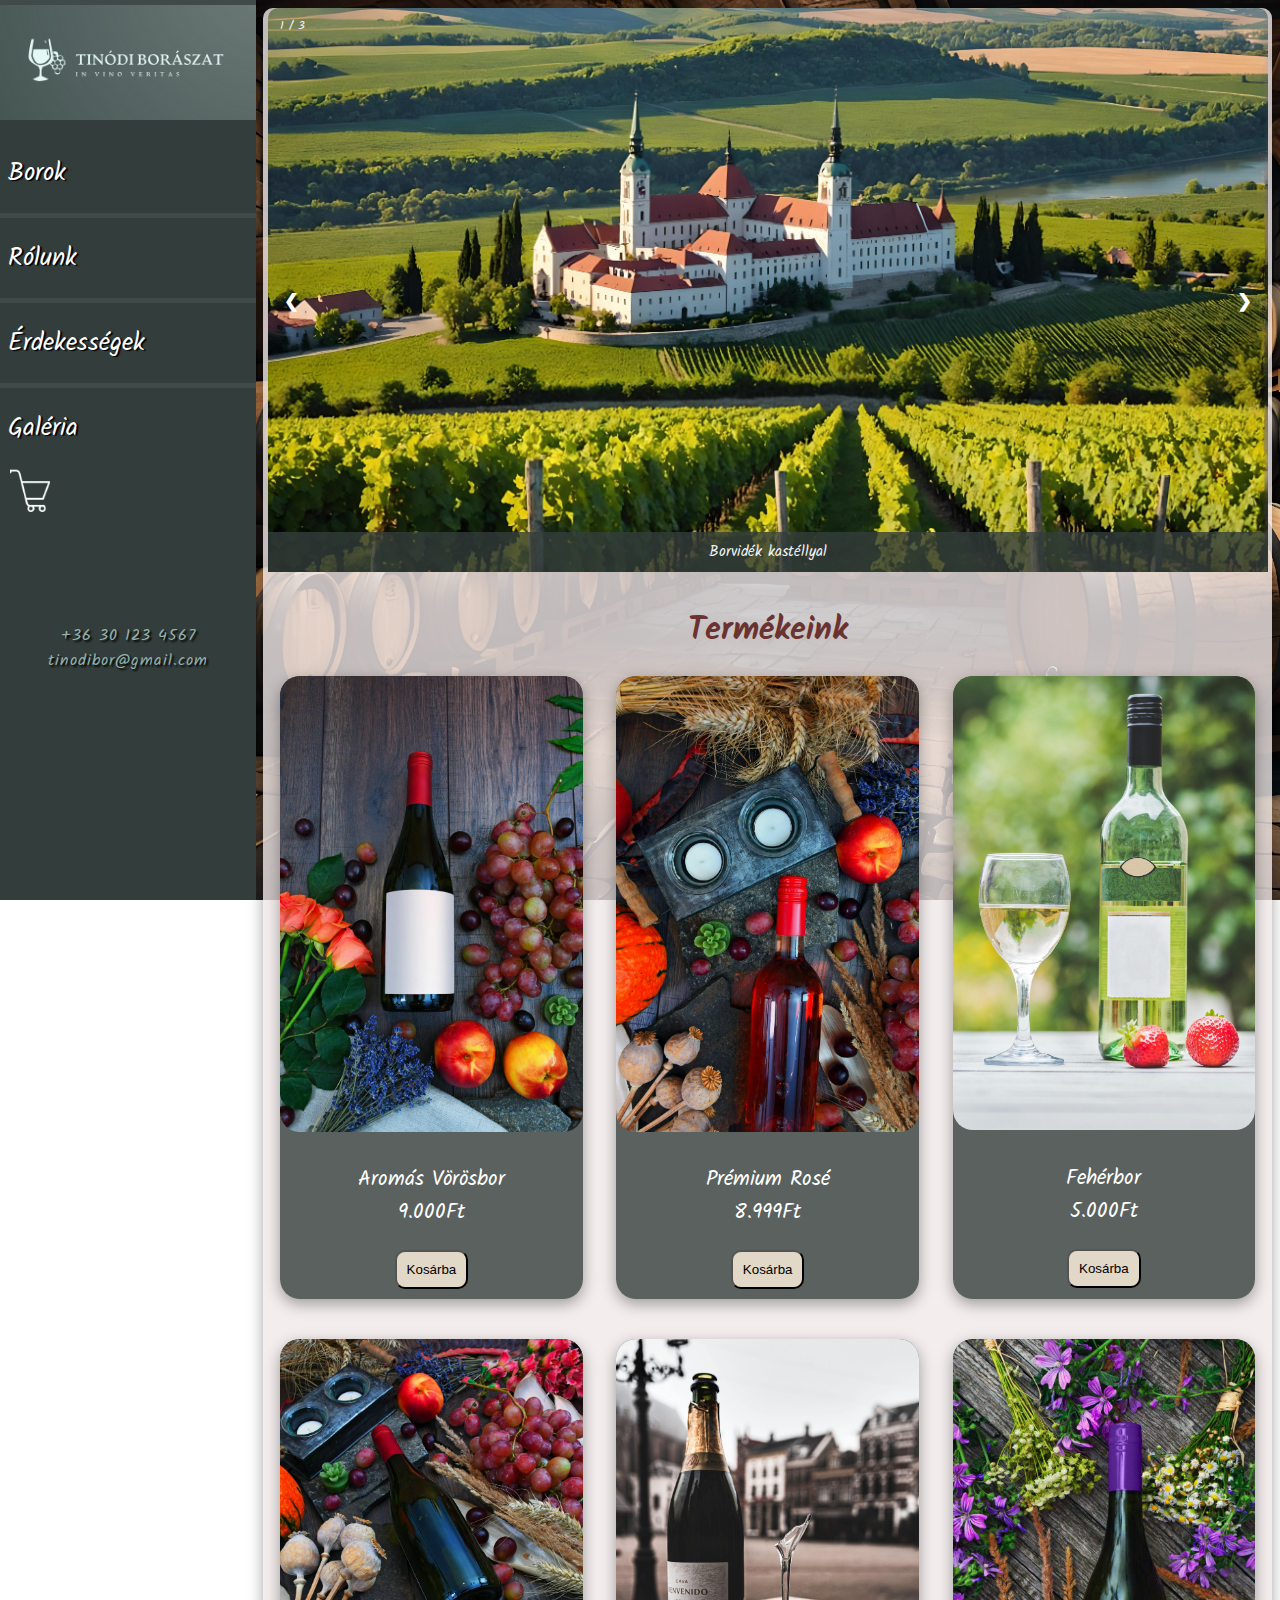
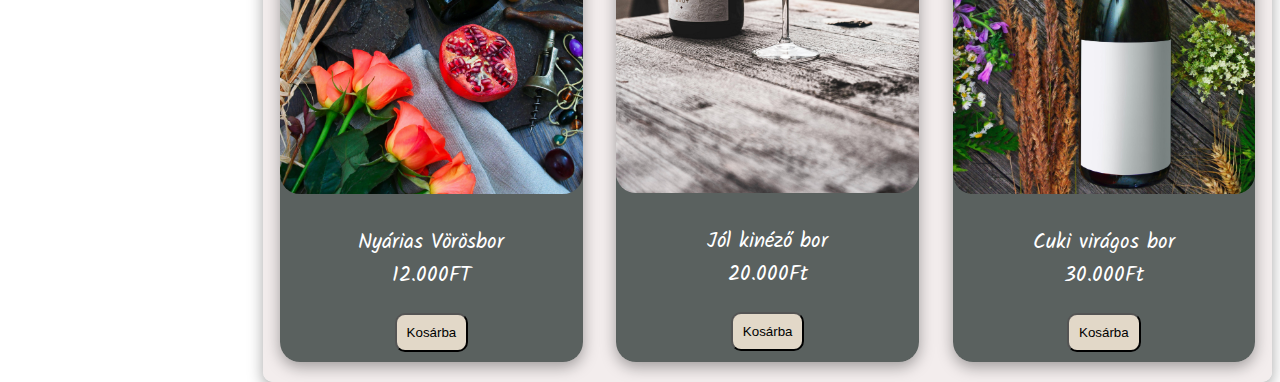
<file: index.html>
<!DOCTYPE html>
<html lang="hu">
<head>
    <meta charset="UTF-8">
    <meta http-equiv="X-UA-Compatible" content="IE=edge">
    <meta name="viewport" content="width=device-width, initial-scale=1.0">
    <title>Főoldal</title>
    <link rel="preconnect" href="https://fonts.googleapis.com">
    <link rel="preconnect" href="https://fonts.gstatic.com" crossorigin>
    <link href="https://fonts.googleapis.com/css2?family=Kalam:wght@300;400;700&display=swap" rel="stylesheet">
    <link rel="stylesheet" href="./HTML/Fo.css">
    <style>
      * {box-sizing:border-box}

.slideshow-container {
  max-width: 1000px;
  position: relative;
  margin: auto;
}

.mySlides {
  display: none;
}

.prev, .next {
  cursor: pointer;
  position: absolute;
  top: 50%;
  width: auto;
  margin-top: -22px;
  padding: 16px;
  color: white;
  font-weight: bold;
  font-size: 18px;
  transition: 0.6s ease;
  border-radius: 0 3px 3px 0;
  user-select: none;
}

.next {
  right: 0;
  border-radius: 3px 0 0 3px;
}

.prev:hover, .next:hover {
  background-color: rgba(0,0,0,0.8);
}

.szoveg {
  color: #f2f2f2;
  font-size: 15px;
  padding: 8px 12px;
  position: absolute;
  bottom: 8px;
  width: 100%;
  text-align: center;
}

.szamok {
  color: #f2f2f2;
  font-size: 12px;
  padding: 8px 12px;
  position: absolute;
  top: 0;
}

.active, .dot:hover {
  background-color: hsl(0, 0%, 44%);
}

.fade {
  animation-name: fade;
  animation-duration: 1.5s;
}

@keyframes fade {
  from {opacity: .4}
  to {opacity: 1}
}
h1{
  color: #6A332F;
}
.kartyak{
  width: 30%;
  margin: 20px auto;
  background-color: rgba(51, 61, 59,0.8);
  border-radius: 20px;
  box-shadow: rgba(0, 0, 0, 0.35) 0px 5px 15px;
}
.kartyak > img{
  border-radius: 20px;
  
}
#nyil:hover{
      transform: none;
      box-shadow: none;
    }
.termekek{
      text-align: center;
      display: flex;
      flex-direction: row;
      flex-wrap: wrap;
      color: white;
      font-size: 130%;
      
    }
    button{
      background-color: #E2D8C8;
      border-radius: 10px;
      padding: 10px;
      margin: 10px;
      margin-top: 0px;
    }
   #kosaracska{
       width: 50px;
      padding: 0px;
      border: none;
      padding-left: 10px;
      position: relative;
      display: inline-block;
   }
    #nyilacska{
      background-color: #333D3B;
      border: none;
      float: right;
      margin: 0 0 0 0;
      padding: 0;
      margin-right: 10px;
    }
    #nyil:hover{
      transform: none;
      box-shadow: none;
    }
    #kosaracska:hover{
      background-color: rgba(51, 61, 59, 1);
      transform: none;
      box-shadow: none;
    }
    #nyil{
      background-color: rgba(51, 61, 59, 0);
    }
    #nyilacska{
      background-color: rgba(51, 61, 59, 0);
    }
    @media only screen and (max-width: 1000px) {
      .kartyak{
        width: 48%;
      }
    }
    @media only screen and (max-width: 600px) {
      .kartyak{
        width: 90%;
      }
    }
    </style>
</head>
    <body>
       

        <div class="menu">
            <a href="./index.html" id="logokep"><img src="./kepek/logo.PNG" href="./index.html"></a>
            <button id="nyilacska" onclick="Menu()"><img src="./kepek/Arrow 3.png" alt="" id="nyil"></button>
          <div id="linkek">
            <a href="./HTML/borok.html" id="elso">Borok</a>
            <a href="./HTML/rolunk.html">Rólunk</a>
            <a href="./HTML/erdekessegek.html">Érdekességek</a>
            <a href="./HTML/galeria.html">Galéria</a>
          </div>
          <img src="./kepek/kosarikon.png" alt="" id="kosaracska">
          <div id="kosardiv">asdasdasdasdasdasdfsdhjgfsjdbgijkfgbjkhnsfdnbfjkgsdhfgad</div>
            <footer>
              +36 30 123 4567<br>
              tinodibor@gmail.com 
              
            </footer>
          </div>
          
          <div class="kontener">
            <div class="content">
              <div class="slideshow-container">

                
                <div class="mySlides fade">
                  <div class="szamok">1 / 3</div>
                  <img src="./kepek/Tajkep.jpg" id="slidekep">
                  <div class="szoveg">Borvidék kastéllyal</div>
                </div>
              
                <div class="mySlides fade">
                  <div class="szamok">2 / 3</div>
                  <img src="./kepek/Bor_KastelyHatterrel.jpg" id="slidekep">
                  <div class="szoveg">Prémium vörösborunk</div>
                </div>
              
                <div class="mySlides fade">
                  <div class="szamok">3 / 3</div>
                  <img src="./kepek/hatterKep2.jpg" id="slidekep">
                  <div class="szoveg">Borospincénk</div>
                </div>
              
                <a class="prev" onclick="plusSlides(-1)">&#10094;</a>
                <a class="next" onclick="plusSlides(1)">&#10095;</a>
              </div>
              <br>
              <h1 class="centerrr">Termékeink</h1>
              <div  class="termekek">
                
                <br>
                <div class="kartyak">
                  <img src="./Borok/Almasvoros.jpg" alt="">
                  <p>Aromás Vörösbor <br> 9.000Ft</p>
                  <button value="9000" onclick=Kosar(value)>Kosárba</button>
                </div>
                <div class="kartyak">
                  <img src="./Borok/Autumnrose.jpg" alt="">
                  <p>Prémium Rosé <br> 8.999Ft</p>
                  <button value="8999" onclick=Kosar(value)>Kosárba</button>
                </div>
                <div class="kartyak">
                  <img src="./Borok/Eperke.jpg" alt="">
                  <p>Fehérbor <br> 5.000Ft</p>
                  <button value="5000" onclick=Kosar(value)>Kosárba</button>
                </div>
                <div class="kartyak">
                  <img src="./Borok/Masvoros.jpg" alt="">
                  <p>Nyárias Vörösbor <br> 12.000FT</p>
                  <button value="12000" onclick=Kosar(value)>Kosárba</button>
                </div>
                <div class="kartyak">
                  <img src="./Borok/Jonezettki.jpg" alt="">
                  <p>Jól kinéző bor <br> 20.000Ft</p>
                  <button value="20000" onclick=Kosar(value)>Kosárba</button>
                </div>
                <div class="kartyak">
                  <img src="./Borok/Lila.jpg" alt="">
                  <p>Cuki virágos bor <br> 30.000Ft</p>
                  <button value="30000" onclick=Kosar(value)>Kosárba</button>
                </div>
              </div>
              
            </div>
          </div>
          <script>
            let tetelek = ""
            let feherborszamlalo = 1
            let aromasvbszamlalo = 1
            let roseszamlalo = 1
            let nyarivbszamlalo = 1
            let joborszamlalo = 1
            let viragosborszamlalo = 1
            let slideIndex = 1;
showSlides(slideIndex);


function plusSlides(n) {
  showSlides(slideIndex += n);
}


function currentSlide(n) {
  showSlides(slideIndex = n);
}

function showSlides(n) {
  let i;
  let slides = document.getElementsByClassName("mySlides");
  let dots = document.getElementsByClassName("dot");
  if (n > slides.length) {slideIndex = 1}
  if (n < 1) {slideIndex = slides.length}
  for (i = 0; i < slides.length; i++) {
    slides[i].style.display = "none";
  }
  for (i = 0; i < dots.length; i++) {
    dots[i].className = dots[i].className.replace(" active", "");
  }
  slides[slideIndex-1].style.display = "block";
}
function Menu() {
      let x = document.getElementById("linkek");
      let y = document.getElementById("nyil")
      if (x.style.display === "block") {
        x.style.display = "none";
        y.style.transform = 'rotate(' + -360 + 'deg)'
      } else {
        x.style.display = "block";
        y.style.transform = 'rotate(' + -180 + 'deg)'
      }
}
let osszeg = 0
function Kosar(ar){
      let elozoszoveg = ""
      let hozzaadando = ""
    let szamit = Number(ar)
    if(ar == 9000)
    {
    tetelek = tetelek+"Aromás vörösbor, "
    }
    else if(ar = 8999){
      hozzaadando = "Prémium Rosé, "+roseszamlalo+"x"
      if(tetelek.includes(hozzaadando)){
       elozoszoveg = hozzaadando
        roseszamlalo+= 1
        hozzaadando = "Prémium Rosé, "+roseszamlalo+"x"
        tetelek.replace(elozoszoveg, hozzaadando)
      }
      else{
        hozzaadando = "Fehérbor, "+feherborszamlalo+"x"
        tetelek += hozzaadando
      }
    }
    else if(ar == 5000){
      hozzaadando = "Fehérbor, "+feherborszamlalo+"x"
      if(tetelek.includes(hozzaadando)){
       elozoszoveg = hozzaadando
        feherborszamlalo+= 1
        hozzaadando = "Fehérbor, "+feherborszamlalo+"x"
        tetelek.replace(elozoszoveg, hozzaadando)
      }
      else{
        hozzaadando = "Fehérbor, "+feherborszamlalo+"x"
        tetelek += hozzaadando
      }
    }
    else if(ar == 12000){
      tetelek = tetelek+"Aromás vörösbor, "
    }
    else if(ar == 20000){
      tetelek = tetelek+"Aromás vörösbor, "
    }
    else if(ar == 30000){
      tetelek = tetelek+"Aromás vörösbor, "
    }
    osszeg += szamit
    alert("Összesen fizetendő: "+ osszeg+"\n"+tetelek)
}
          </script>
    </body>
</html>
</file>
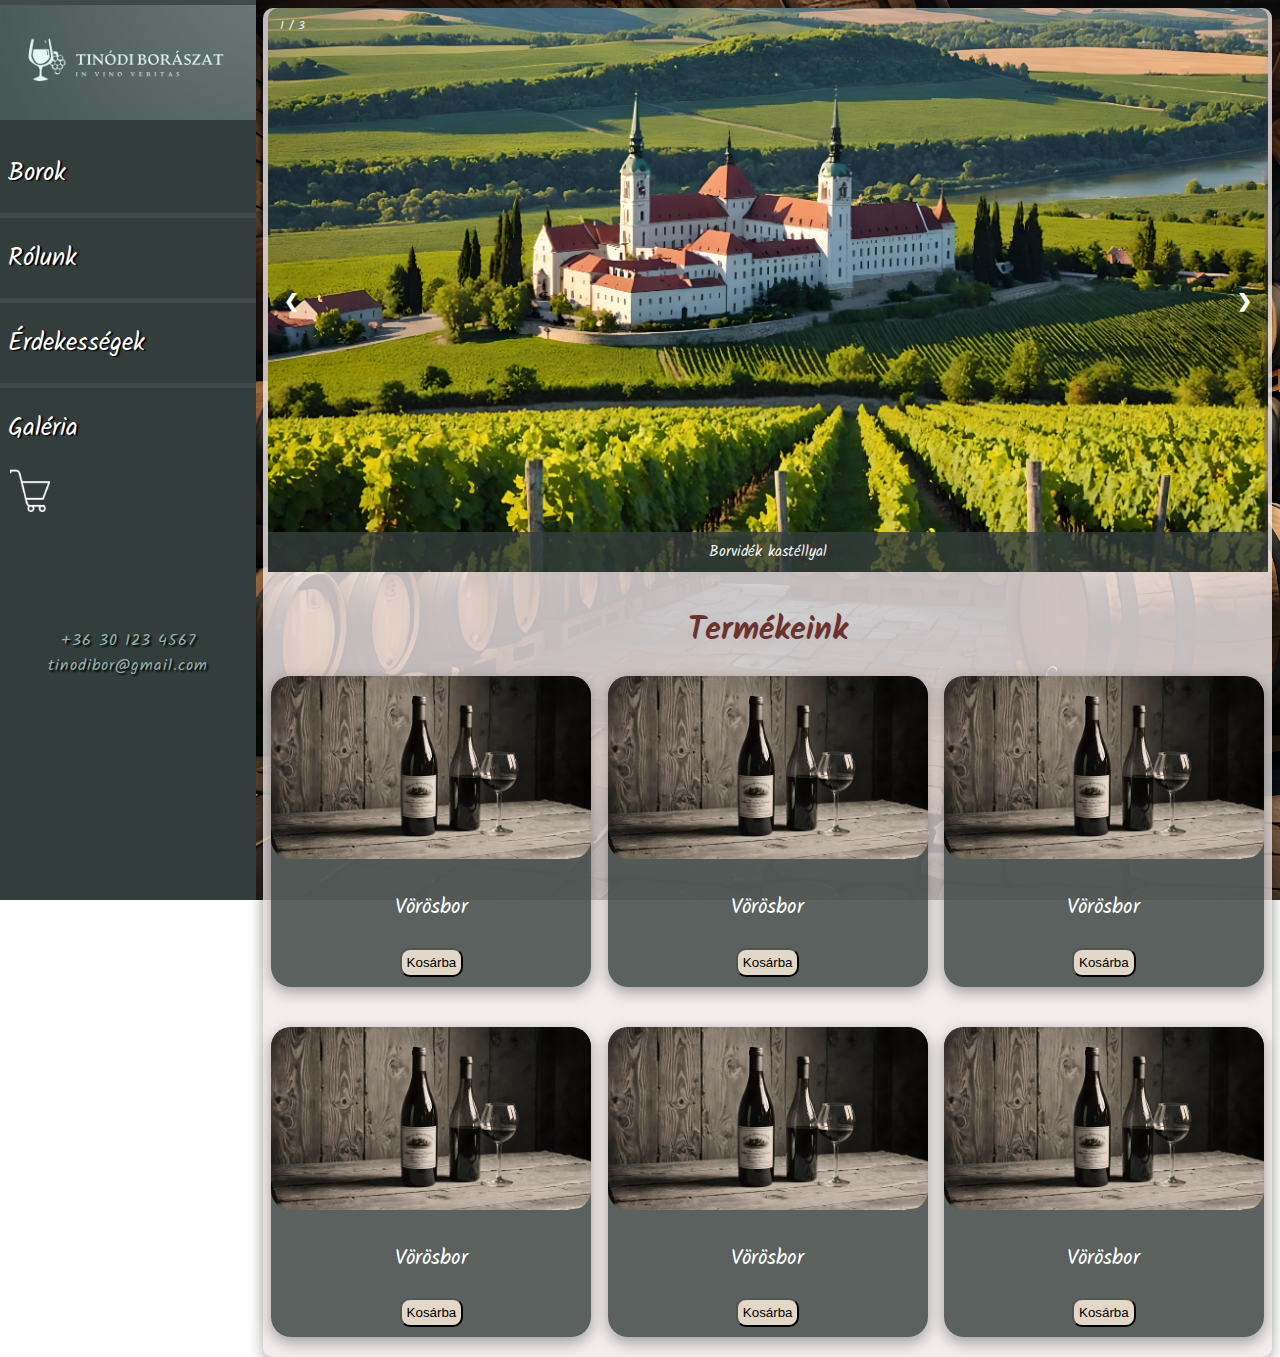
<file: HTML/index.html>
<!DOCTYPE html>
<html lang="hu">
<head>
    <meta charset="UTF-8">
    <meta http-equiv="X-UA-Compatible" content="IE=edge">
    <meta name="viewport" content="width=device-width, initial-scale=1.0">
    <title>Főoldal</title>
    <link rel="preconnect" href="https://fonts.googleapis.com">
    <link rel="preconnect" href="https://fonts.gstatic.com" crossorigin>
    <link href="https://fonts.googleapis.com/css2?family=Kalam:wght@300;400;700&display=swap" rel="stylesheet">
    <link rel="stylesheet" href="Fo.css">
    <style>
      * {box-sizing:border-box}

.slideshow-container {
  max-width: 1000px;
  position: relative;
  margin: auto;
}

.mySlides {
  display: none;
}

.prev, .next {
  cursor: pointer;
  position: absolute;
  top: 50%;
  width: auto;
  margin-top: -22px;
  padding: 16px;
  color: white;
  font-weight: bold;
  font-size: 18px;
  transition: 0.6s ease;
  border-radius: 0 3px 3px 0;
  user-select: none;
}

.next {
  right: 0;
  border-radius: 3px 0 0 3px;
}

.prev:hover, .next:hover {
  background-color: rgba(0,0,0,0.8);
}

.szoveg {
  color: #f2f2f2;
  font-size: 15px;
  padding: 8px 12px;
  position: absolute;
  bottom: 8px;
  width: 100%;
  text-align: center;
}

.szamok {
  color: #f2f2f2;
  font-size: 12px;
  padding: 8px 12px;
  position: absolute;
  top: 0;
}

.active, .dot:hover {
  background-color: hsl(0, 0%, 44%);
}

.fade {
  animation-name: fade;
  animation-duration: 1.5s;
}

@keyframes fade {
  from {opacity: .4}
  to {opacity: 1}
}
h1{
  color: #6A332F;
}
.kartyak{
  width: 320px;
  margin: 20px auto;
  background-color: rgba(51, 61, 59,0.8);
  border-radius: 20px;
  box-shadow: rgba(0, 0, 0, 0.35) 0px 5px 15px;
}
.kartyak > img{
  border-radius: 20px;
  
}
#nyil:hover{
      transform: none;
      box-shadow: none;
    }
.termekek{
      text-align: center;
      display: flex;
      flex-direction: row;
      flex-wrap: wrap;
      color: white;
      font-size: 130%;
      
    }
    button{
      background-color: #E2D8C8;
      border-radius: 10px;
      padding: 5px;
      margin: 10px;
      margin-top: 0px;
    }
    #kosarkep{
      width: 50px;
      padding: 0px;
      border: none;
      padding-left: 10px;
    }
    #kosarkep:hover{
      background-color: #333D3B;
      transform: none;
      box-shadow: none;
    }
    #nyilacska{
      background-color: #333D3B;
      border: none;
      float: right;
      margin: 0 0 0 0;
      padding: 0;
      margin-right: 10px;
    }
    #nyil:hover{
      transform: none;
      box-shadow: none;
    }
    #kosaracska:hover{
      background-color: rgba(51, 61, 59, 1);
      transform: none;
      box-shadow: none;
    }
    #nyil{
      background-color: rgba(51, 61, 59, 0);
    }
    #nyilacska{
      background-color: rgba(51, 61, 59, 0);
    }
    
    </style>
</head>
    <body>
       

        <div class="menu">
            <a href="index.html" id="logokep"><img src="../kepek/logo.PNG" href="index.html"></a>
            <button id="nyilacska" onclick="Menu()"><img src="../kepek/Arrow 3.png" alt="" id="nyil"></button>
          <div id="linkek">
            <a href="borok.html" id="elso">Borok</a>
            <a href="rolunk.html">Rólunk</a>
            <a href="erdekessegek.html">Érdekességek</a>
            <a href="galeria.html">Galéria</a>
          </div>
          <a href="kosar.html" id="kosarkep"><img src="../kepek/kosarikon.png" alt="" id="kosaracska"></a>
            <footer>
              +36 30 123 4567<br>
              tinodibor@gmail.com 
              
            </footer>
          </div>
          
          <div class="kontener">
            <div class="content">
              <div class="slideshow-container">

                
                <div class="mySlides fade">
                  <div class="szamok">1 / 3</div>
                  <img src="../kepek/Tajkep.jpg" id="slidekep">
                  <div class="szoveg">Borvidék kastéllyal</div>
                </div>
              
                <div class="mySlides fade">
                  <div class="szamok">2 / 3</div>
                  <img src="../kepek/Bor_KastelyHatterrel.jpg" id="slidekep">
                  <div class="szoveg">Prémium vörösborunk</div>
                </div>
              
                <div class="mySlides fade">
                  <div class="szamok">3 / 3</div>
                  <img src="../kepek/hatterKep2.jpg" id="slidekep">
                  <div class="szoveg">Borospincénk</div>
                </div>
              
                <a class="prev" onclick="plusSlides(-1)">&#10094;</a>
                <a class="next" onclick="plusSlides(1)">&#10095;</a>
              </div>
              <br>
              <h1 class="centerrr">Termékeink</h1>
              <div  class="termekek">
                
                <br>
                <div class="kartyak">
                  <img src="../kepek/Bor1904.jpg" alt="">
                  <p>Vörösbor</p>
                  <button onclick=Kosar()>Kosárba</button>
                </div>
                <div class="kartyak">
                  <img src="../kepek/Bor1904.jpg" alt="">
                  <p>Vörösbor</p>
                  <button onclick=Kosar()>Kosárba</button>
                </div>
                <div class="kartyak">
                  <img src="../kepek/Bor1904.jpg" alt="">
                  <p>Vörösbor</p>
                  <button onclick=Kosar()>Kosárba</button>
                </div>
                <div class="kartyak">
                  <img src="../kepek/Bor1904.jpg" alt="">
                  <p>Vörösbor</p>
                  <button onclick=Kosar()>Kosárba</button>
                </div>
                <div class="kartyak">
                  <img src="../kepek/Bor1904.jpg" alt="">
                  <p>Vörösbor</p>
                  <button onclick=Kosar()>Kosárba</button>
                </div>
                <div class="kartyak">
                  <img src="../kepek/Bor1904.jpg" alt="">
                  <p>Vörösbor</p>
                  <button onclick=Kosar()>Kosárba</button>
                </div>
              </div>
              
            </div>
          </div>
          <script>
            let slideIndex = 1;
showSlides(slideIndex);


function plusSlides(n) {
  showSlides(slideIndex += n);
}


function currentSlide(n) {
  showSlides(slideIndex = n);
}

function showSlides(n) {
  let i;
  let slides = document.getElementsByClassName("mySlides");
  let dots = document.getElementsByClassName("dot");
  if (n > slides.length) {slideIndex = 1}
  if (n < 1) {slideIndex = slides.length}
  for (i = 0; i < slides.length; i++) {
    slides[i].style.display = "none";
  }
  for (i = 0; i < dots.length; i++) {
    dots[i].className = dots[i].className.replace(" active", "");
  }
  slides[slideIndex-1].style.display = "block";
}
function Menu() {
      let x = document.getElementById("linkek");
      let y = document.getElementById("nyil")
      if (x.style.display === "block") {
        x.style.display = "none";
        y.style.transform = 'rotate(' + -360 + 'deg)'
      } else {
        x.style.display = "block";
        y.style.transform = 'rotate(' + -180 + 'deg)'
      }
}
          </script>
    </body>
</html>
</file>
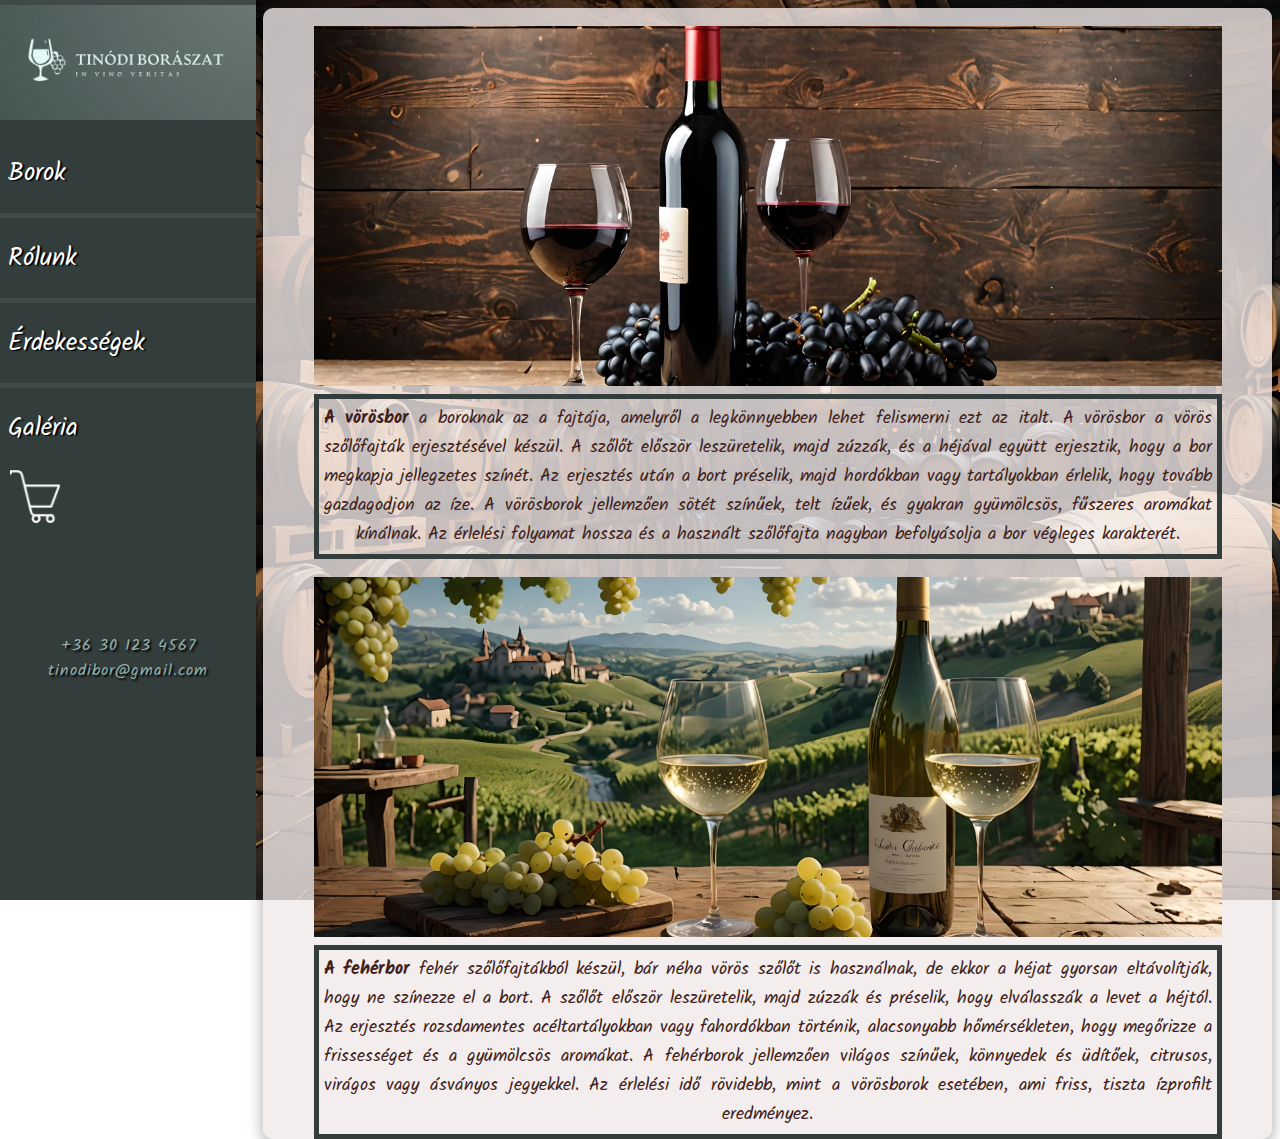
<file: HTML/borok.html>
<!DOCTYPE html>
<html lang="hu">
<head>
    <meta charset="UTF-8">
    <meta http-equiv="X-UA-Compatible" content="IE=edge">
    <meta name="viewport" content="width=device-width, initial-scale=1.0">
    <link rel="stylesheet" href="Fo.css">
    <link rel="preconnect" href="https://fonts.googleapis.com">
    <link rel="preconnect" href="https://fonts.gstatic.com" crossorigin>
    <link href="https://fonts.googleapis.com/css2?family=Kalam:wght@300;400;700&display=swap" rel="stylesheet">
    <title>Borok</title>
    <style>
      #kosaracska{
      width: 50px;
      padding: 0px;
      border: none;
      padding-left: 10px;
    }
    #kosarkep:hover{
      background-color: #333D3B;
      transform: none;
      box-shadow: none;
    }
    #kosaracska:hover{
      background-color: rgba(51, 61, 59, 1);
      transform: none;
      box-shadow: none;
    }

    #nyilacska{
      background-color: #333D3B;
      border: none;
      float: right;
      margin: 0 0 0 0;
      padding: 0;
      margin-right: 10px;
    }

    #nyil{
      transform: none;
      box-shadow: none;

    }
    #nyil:hover{
      transform: none;
      box-shadow: none;
    }

      .kepek{
        margin-left: 2vh;
        margin-right: 2vh;
        margin-top: 2vh;
        width: 90%;
        height: max-content;
        overflow: hidden;
        
        
      }

      .kepek >img{
        transition: 0.4s ease-out;
        position: relative;
        height: 40vh;
        width: 100%;
        min-width: 100%;
        object-fit:cover;
      }
      

      .kepek >img:hover{
        filter:invert(10%) ;
        transform: none;
      }

      .kepalairas{
        padding: 5px;
        text-align: justify;
        text-align-last: center;
        font-family: "Kalam", cursive;
        color:rgb(65, 31, 28);
        font-size: 18px;
        border: 5px solid #333D3B;
      }

      .kepdiv{
        display: flex;
        flex-direction: column;
        align-items: center;
        justify-content: space-around;
      }


      .szurke{
        filter: grayscale(100%);
      }

      #Imrebacsi{
        filter: grayscale(100%);
        transition: 0.4s;
      }

      #Imrebacsi:hover{
        filter: grayscale(40%);
      }
      #nyil{
      background-color: rgba(51, 61, 59, 0);
    }
    #nyilacska{
      background-color: rgba(51, 61, 59, 0);
    }
    </style>
</head>
<body>
  <div class="menu">
    <a href="../index.html" id="logokep"><img src="../kepek/logo.PNG" href="../index.html"></a>
    <button id="nyilacska" onclick="Menu()"><img src="../kepek/Arrow 3.png" alt="" id="nyil"></button>
          <div id="linkek">
    <a href="borok.html" id="elso">Borok</a>
    <a href="rolunk.html">Rólunk</a>
    <a href="erdekessegek.html">Érdekességek</a>
    <a href="galeria.html">Galéria</a>
          </div>
  <img src="../kepek/kosarikon.png" alt="" id="kosaracska">
    <footer>
      +36 30 123 4567<br>
      tinodibor@gmail.com 
      
    </footer>
  </div>
      
      <div class="kontener">
        <div class="content">
          
          <div class="kepdiv">
            <div class="kepek">
              <img src="../kepek/VorosBor.jpg" alt="Szőlő tálban">
              <div class="kepalairas"><b>A vörösbor</b> a boroknak az a fajtája, amelyről a legkönnyebben lehet felismerni ezt az italt. A vörösbor a vörös szőlőfajták erjesztésével készül. A szőlőt először leszüretelik, majd zúzzák, és a héjával együtt erjesztik, hogy a bor megkapja jellegzetes színét. Az erjesztés után a bort préselik, majd hordókban vagy tartályokban érlelik, hogy tovább gazdagodjon az íze. A vörösborok jellemzően sötét színűek, telt ízűek, és gyakran gyümölcsös, fűszeres aromákat kínálnak. Az érlelési folyamat hossza és a használt szőlőfajta nagyban befolyásolja a bor végleges karakterét.</div>
            </div>

            <div class="kepek">
              <img src="../kepek/FeherBor.jpg" alt="Szőlő tálban">
              <div class="kepalairas"><b>A fehérbor</b> fehér szőlőfajtákból készül, bár néha vörös szőlőt is használnak, de ekkor a héjat gyorsan eltávolítják, hogy ne színezze el a bort. A szőlőt először leszüretelik, majd zúzzák és préselik, hogy elválasszák a levet a héjtól. Az erjesztés rozsdamentes acéltartályokban vagy fahordókban történik, alacsonyabb hőmérsékleten, hogy megőrizze a frissességet és a gyümölcsös aromákat. A fehérborok jellemzően világos színűek, könnyedek és üdítőek, citrusos, virágos vagy ásványos jegyekkel. Az érlelési idő rövidebb, mint a vörösborok esetében, ami friss, tiszta ízprofilt eredményez.</div>
              </div>

          </div>
          </div>

        </div>
      </div>
      <script>
        function Menu() {
          let x = document.getElementById("linkek");
          let y = document.getElementById("nyil")
          if (x.style.display === "block") {
            x.style.display = "none";
            y.style.transform = 'rotate(' + -360 + 'deg)'
        } else {
            x.style.display = "block";
            y.style.transform = 'rotate(' + -180 + 'deg)'
          }
        }
      </script>
</body>
</html>
</file>
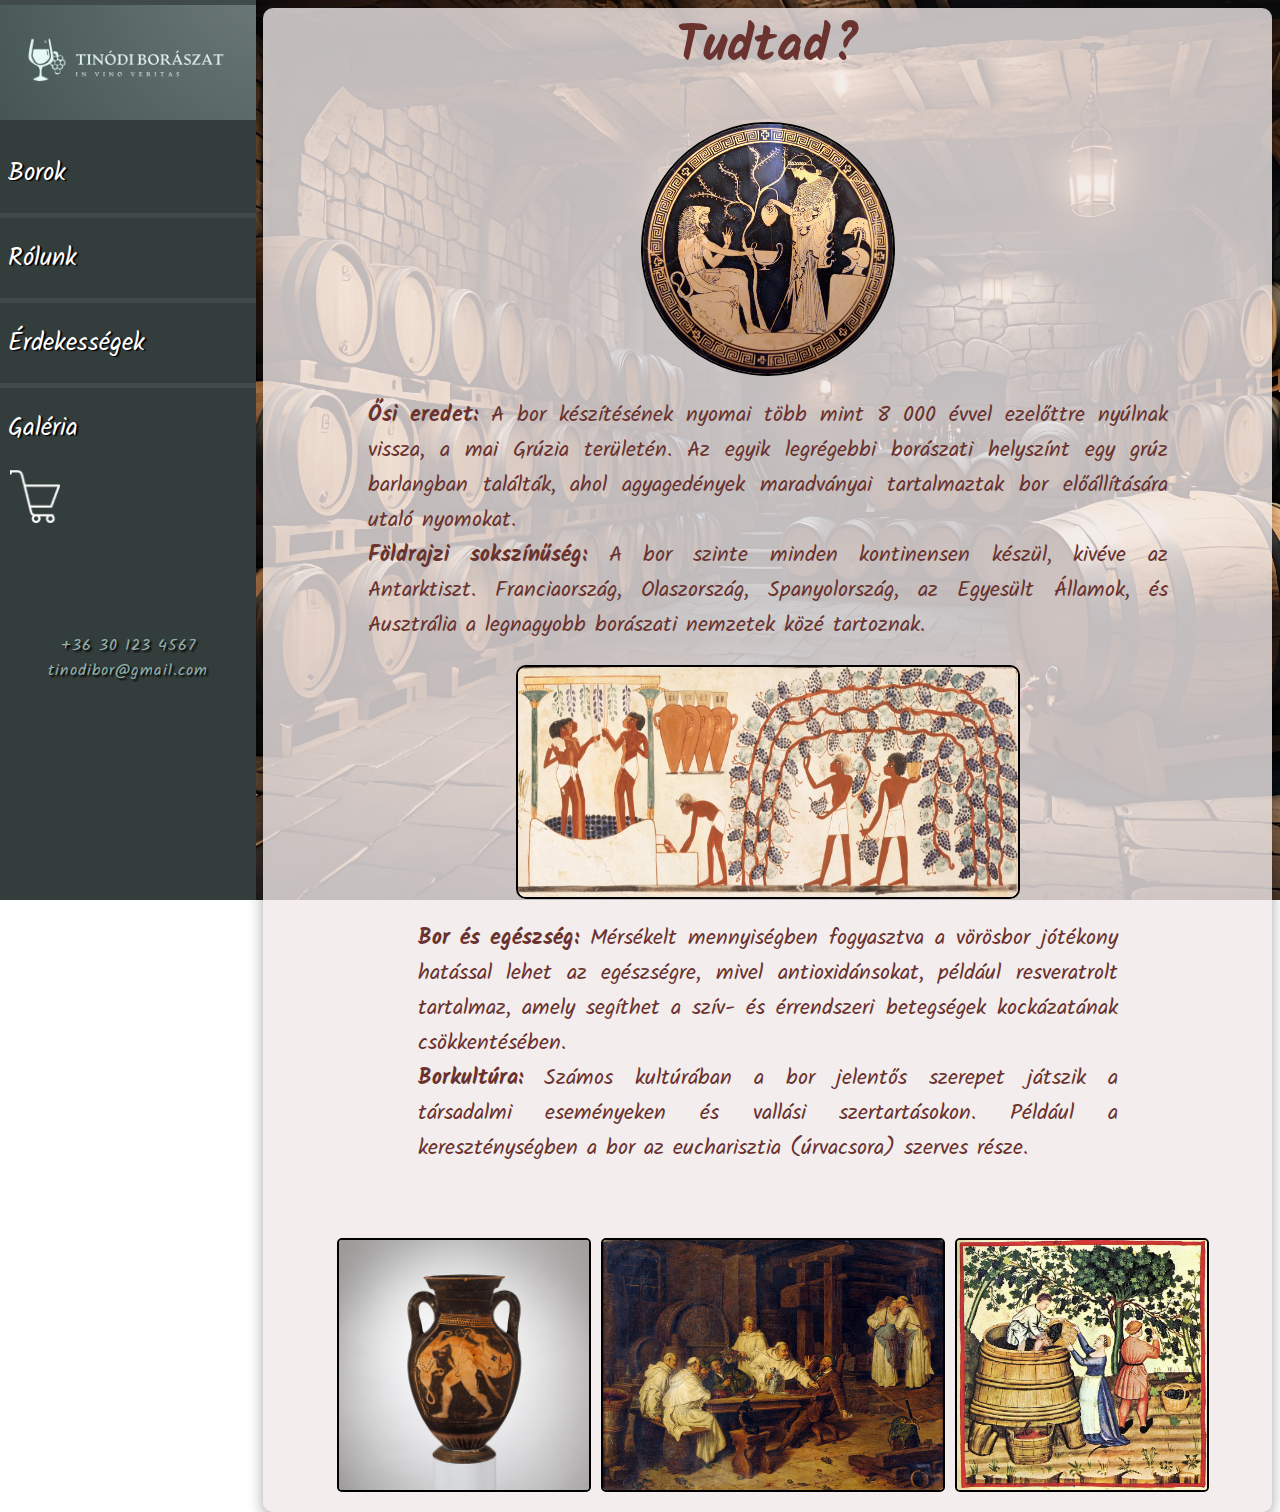
<file: HTML/erdekessegek.html>
<!DOCTYPE html>
<html lang="hu">
<head>
    <meta charset="UTF-8">
    <meta http-equiv="X-UA-Compatible" content="IE=edge">
    <meta name="viewport" content="width=device-width, initial-scale=1.0">
    <title>Érdekességek</title>
    <link rel="stylesheet" href="Fo.css">
    <link rel="preconnect" href="https://fonts.googleapis.com">
    <link rel="preconnect" href="https://fonts.gstatic.com" crossorigin>
    <link href="https://fonts.googleapis.com/css2?family=Kalam:wght@300;400;700&display=swap" rel="stylesheet">
    <style>
      #kosaracska{
      width: 50px;
      padding: 0px;
      border: none;
      padding-left: 10px;
    }
    #nyil{
      background-color: rgba(51, 61, 59, 0);
    }
    #nyilacska{
      background-color: rgba(51, 61, 59, 0);
    }
    #kosarkep:hover{
      background-color: #333D3B;
      transform: none;
      box-shadow: none;
    }
    #nyilacska{
      border: none;
      float: right;
      margin: 0 0 0 0;
      padding: 0;
      margin-right: 10px;
    }
    #nyil:hover{
      transform: none;
      box-shadow: none;
    }
    #kosaracska:hover{
      background-color: rgba(51, 61, 59, 1);
      transform: none;
      box-shadow: none;
    }
    h1{
      margin-top: 0px;
    }
        p{font-size: 22px;
          text-align: justify;
          margin-right: 20px;
          margin-left: 20px;}
        .content{font-family: kalam;
            color:rgb(106, 51, 47);
          text-align: center;
          height: fit-content;
          padding-bottom: 20px;
          animation-name: homaly;
          animation-duration: 0.5s;
          animation-fill-mode: forwards;
          }
          .sor{display: flex;
            flex-direction: row;
            justify-content: space-around;
            animation-name: oldal;
            animation-duration: 1s;
            animation-fill-mode: forwards;}
          #elsoszov{width: 800px;}
          #masodszov{width: 700px;}
          #regiboraszat{width: 500px;
              height: 230px;
            margin-left: 20px;
          margin-right: 20px;
          border-radius: 10px;
          border: 2px black solid;
          }
          .art{height: 250px;
            border-radius: 5px;
            border: 2px solid black;
              }
              #korkep{animation-name: forog;
                      animation-duration: 1s;
                      animation-fill-mode:forwards;
                      animation-timing-function: ease-out;}
          #ujkorart{width: 340px; margin-left:10px}

              @keyframes homaly{
                0%{opacity: 0%;}
                100%{opacity: 100%;}
        
            }
            @keyframes oldal{
              0%{margin-top:30px ;}
              100%{margin-top:0px ;}
          }
          @keyframes forog{
              0%{transform: rotate(0deg);}
              100%{transform: rotate(360deg);}
          }
          @media only screen and (max-width:1350px)
          {
            .sor{flex-direction: column;
                justify-content: center;
                align-items: center;}
                #revers{flex-direction: column-reverse;}
                #kepessor{flex-direction: row;}
          }
          @media only screen and (max-width:1150px)
          {
                #kepessor{display: inline;}
                #elsoszov{width: 600px;}
                #masodszov{width: 600px;}
          }
          @media only screen and (max-width:680px)
          {
                
                #elsoszov{width: 320px;}
                #masodszov{width: 320px;}
                #regiboraszat{width: 300px;
                              height: 160px;}
                #ujkorart{width: 270px;
                          height: 180px;}
          }
    </style>
</head>
    <body>
       
      <div class="menu">
        <a href="../index.html" id="logokep"><img src="../kepek/logo.PNG" href="../index.html"></a>
        <button id="nyilacska" onclick="Menu()"><img src="../kepek/Arrow 3.png" alt="" id="nyil"></button>
      <div id="linkek">
        <a href="borok.html" id="elso">Borok</a>
        <a href="rolunk.html">Rólunk</a>
        <a href="erdekessegek.html">Érdekességek</a>
        <a href="galeria.html">Galéria</a>
      </div>
      <img src="../kepek/kosarikon.png" alt="" id="kosaracska">
        <footer>
          +36 30 123 4567<br>
          tinodibor@gmail.com 
          
        </footer>
      </div>
          
          <div class="kontener">
            <div class="content">
              <h1 style="font-size:50px">Tudtad?</h1>
              <div class="sor">
                <img src="../kepek/gorogart.jpg" alt="" class="art" id="korkep" style="width: 250px; border-radius: 250px;">
                
                <p id="elsoszov"><b>Ősi eredet:</b> A bor készítésének nyomai több mint 8 000 évvel ezelőttre nyúlnak vissza, a mai Grúzia területén. Az egyik legrégebbi borászati helyszínt egy grúz barlangban találták, ahol agyagedények maradványai tartalmaztak bor előállítására utaló nyomokat. <br> <b>Földrajzi sokszínűség:</b> A bor szinte minden kontinensen készül, kivéve az Antarktiszt. Franciaország, Olaszország, Spanyolország, az Egyesült Államok, és Ausztrália a legnagyobb borászati nemzetek közé tartoznak.</p>
              </div>
              <div class="sor" id="revers">
                <p id="masodszov"><b>Bor és egészség:</b> Mérsékelt mennyiségben fogyasztva a vörösbor jótékony hatással lehet az egészségre, mivel antioxidánsokat, például resveratrolt tartalmaz, amely segíthet a szív- és érrendszeri betegségek kockázatának csökkentésében. <br><b>Borkultúra:</b> Számos kultúrában a bor jelentős szerepet játszik a társadalmi eseményeken és vallási szertartásokon. Például a kereszténységben a bor az eucharisztia (úrvacsora) szerves része.</p>
                <img src="../kepek/regiboraszat.jpg" alt="" id="regiboraszat">
              </div>
              <div class="sor" style="margin-top: 50px;" id="kepessor">
                <img src="../kepek/regiedeny.jpg" alt="" class="art" style="width: 250px; margin-left:10px" >
                <img src="../kepek/ujkorart.jpg" alt="" class="art" id="ujkorart">
                <img src="../kepek/kozepkorart.jpg" alt="" class="art" style="width: 250px; margin-left:10px">
              </div>
            </div>
          </div>
      <script>
        function Menu() {
          let x = document.getElementById("linkek");
          let y = document.getElementById("nyil")
          if (x.style.display === "block") {
            x.style.display = "none";
            y.style.transform = 'rotate(' + -360 + 'deg)'
        } else {
            x.style.display = "block";
            y.style.transform = 'rotate(' + -180 + 'deg)'
          }
        }
      </script>
    </body>
</html>
</file>
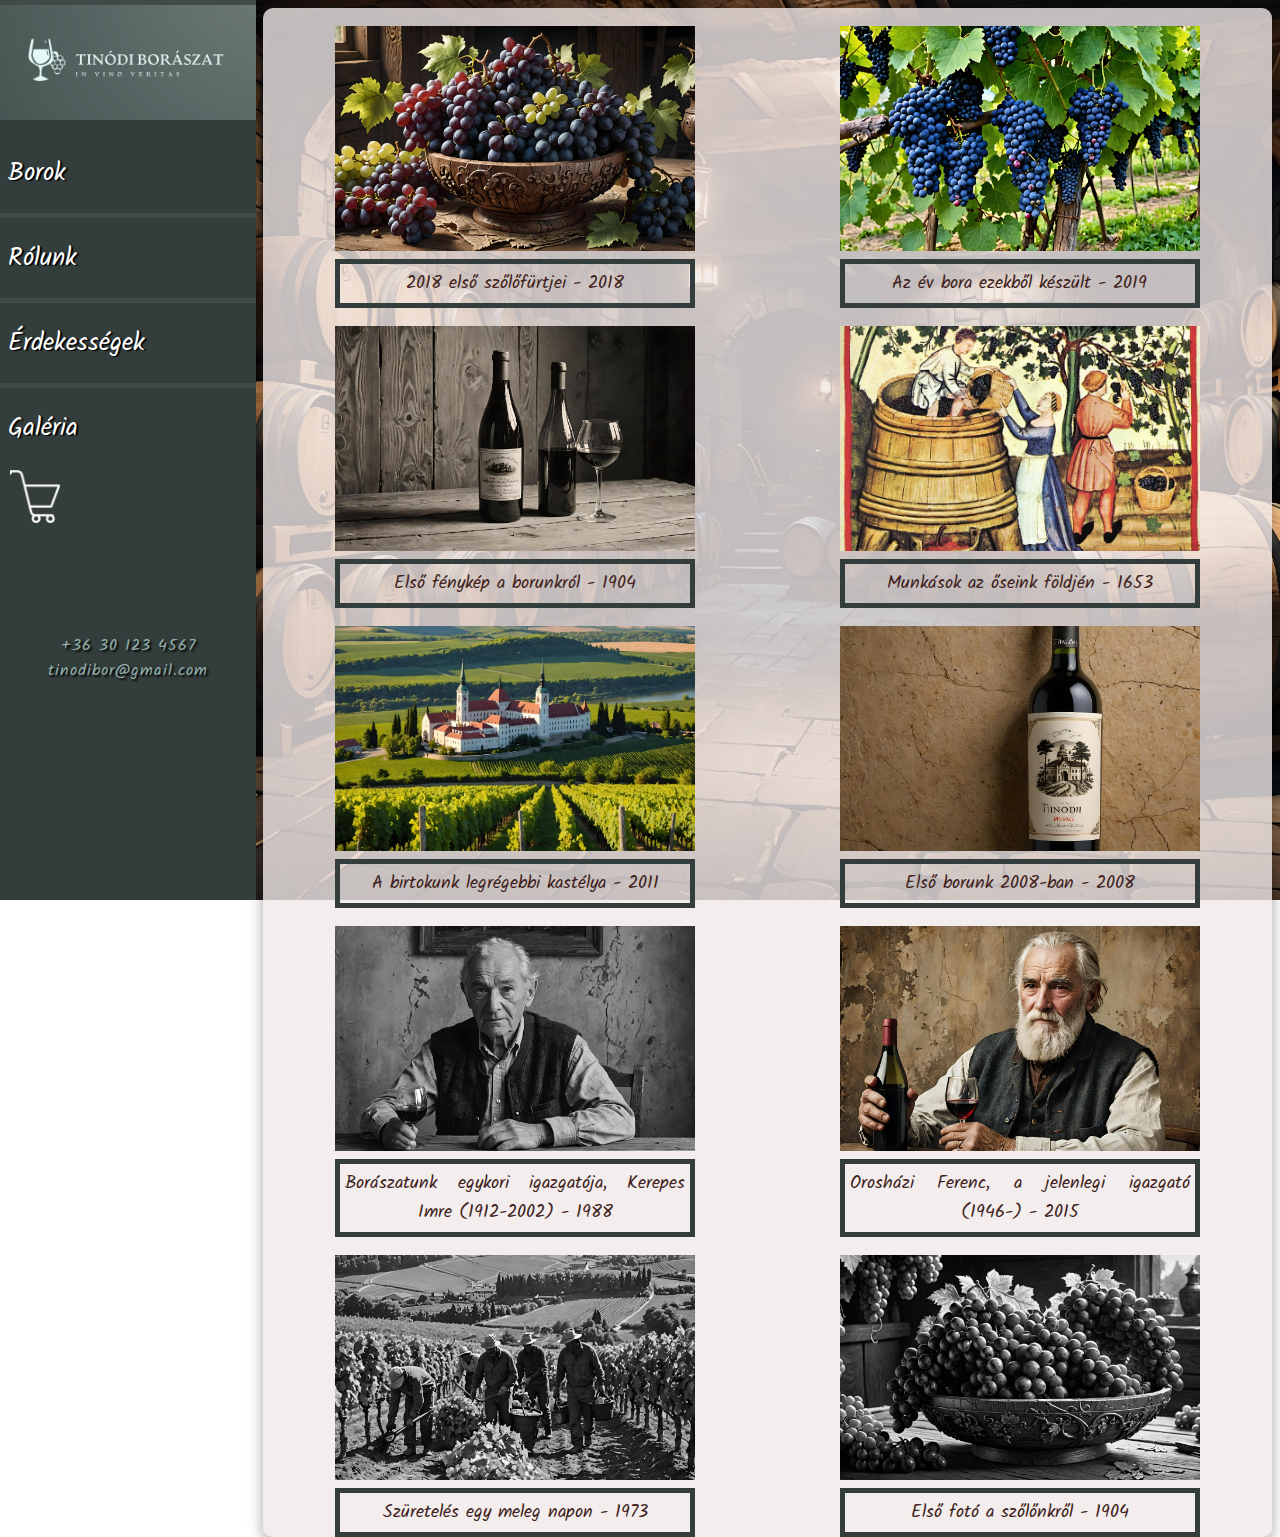
<file: HTML/galeria.html>
<!DOCTYPE html>
<html lang="hu">
<head>
    <meta charset="UTF-8">
    <meta http-equiv="X-UA-Compatible" content="IE=edge">
    <meta name="viewport" content="width=device-width, initial-scale=1.0">
    <link rel="stylesheet" href="Fo.css">
    <link rel="preconnect" href="https://fonts.googleapis.com">
    <link rel="preconnect" href="https://fonts.gstatic.com" crossorigin>
    <link href="https://fonts.googleapis.com/css2?family=Kalam:wght@300;400;700&display=swap" rel="stylesheet">
    <title>Galéria</title>

    <style>
      #kosaracska{
      width: 50px;
      padding: 0px;
      border: none;
      padding-left: 10px;
    }
    #kosarkep:hover{
      background-color: #333D3B;
      transform: none;
      box-shadow: none;
    }
    #nyilacska{
      background-color: #333D3B;
      border: none;
      float: right;
      margin: 0 0 0 0;
      padding: 0;
      margin-right: 10px;
    }
    #nyil:hover{
      transform: none;
      box-shadow: none;
    }
    #kosaracska:hover{
      background-color: rgba(51, 61, 59, 1);
      transform: none;
      box-shadow: none;
    }
      .kepek{
        margin-left: 2vh;
        margin-right: 2vh;
        margin-top: 2vh;
        width: 40vh;
        min-width: 40vh;
        height: max-content;
        overflow: hidden;
        
        
      }

      .kepek >img{
        transition: 0.4s ease-out;
        position: relative;
        height: 25vh;
        object-fit: cover;
      }
      

      .kepek >img:hover{
        transform: translate(0%, -10%) scale(1.2)
      }

      .kepalairas{
        padding: 5px;
        text-align: justify;
        text-align-last: center;
        font-family: "Kalam", cursive;
        color:rgb(65, 31, 28);
        font-size: 18px;
        border: 5px solid #333D3B;
      }

      .kepdiv{
        display: flex;
        flex-direction: row;
        flex-wrap: wrap;
        justify-content: space-around;
      }


      .szurke{
        filter: grayscale(100%);
      }

      #Imrebacsi{
        filter: grayscale(100%);
        transition: 0.4s;
      }

      #Imrebacsi:hover{
        filter: grayscale(40%);
      }
      #nyil{
      background-color: rgba(51, 61, 59, 0);
    }
    #nyilacska{
      background-color: rgba(51, 61, 59, 0);
    }
    </style>
</head>
<body>
  <div class="menu">
    <a href="../index.html" id="logokep"><img src="../kepek/logo.PNG" href="../index.html"></a>
    <button id="nyilacska" onclick="Menu()"><img src="../kepek/Arrow 3.png" alt="" id="nyil"></button>
          <div id="linkek">
    <a href="borok.html" id="elso">Borok</a>
    <a href="rolunk.html">Rólunk</a>
    <a href="erdekessegek.html">Érdekességek</a>
    <a href="galeria.html">Galéria</a>
          </div>
  <img src="../kepek/kosarikon.png" alt="" id="kosaracska">
    <footer>
      +36 30 123 4567<br>
      tinodibor@gmail.com 
      
    </footer>
  </div>
      
      <div class="kontener">
        <div class="content">
          
          <div class="kepdiv">
            <div class="kepek">
              <img src="../kepek/SzoloTalban.jpg" alt="Szőlő tálban">
              <div class="kepalairas">2018 első szőlőfürtjei - 2018</div>
            </div>

            <div class="kepek">
              <img src="../kepek/Kekszolo_Kozeli.jpg" alt="Szőlő tálban">
              <div class="kepalairas">Az év bora ezekből készült - 2019</div>
            </div>

            <div class="kepek">
              <img src="../kepek/Bor1904.jpg" alt="Szőlő tálban">
              <div class="kepalairas">Első fénykép a borunkról - 1904</div>
            </div>

            <div class="kepek">
              <img src="../kepek/kozepkorart.jpg" alt="Szőlő tálban">
              <div class="kepalairas">Munkások az őseink földjén - 1653</div>
            </div>

            <div class="kepek">
              <img src="../kepek/Tajkep.jpg" alt="Szőlő tálban">
              <div class="kepalairas">A birtokunk legrégebbi kastélya - 2011</div>
            </div>

            <div class="kepek">
              <img src="../kepek/TinodiBor.jpg" alt="Szőlő tálban">
              <div class="kepalairas">Első borunk 2008-ban - 2008</div>
            </div>

            <div class="kepek">
              <img src="../kepek/Imrebacsi.jpg" alt="Szőlő tálban" id="Imrebacsi">
              <div class="kepalairas">Borászatunk egykori igazgatója, Kerepes Imre (1912-2002) - 1988</div>
            </div>

            <div class="kepek">
              <img src="../kepek/BacsiUl.jpg" alt="Szőlő tálban">
              <div class="kepalairas">Orosházi Ferenc, a jelenlegi igazgató (1946-) - 2015</div>
            </div>

            <div class="kepek">
              <img src="../kepek/Szureteles.jpg" alt="Szőlő tálban" class="szurke">
              <div class="kepalairas">Szüretelés egy meleg napon - 1973</div>
            </div>

            <div class="kepek">
              <img src="../kepek/SzoloTalban1904.jpg" alt="Szőlő tálban" class="szurke">
              <div class="kepalairas">Első fotó a szőlőnkről - 1904</div>
            </div>

            
          </div>

        </div>
      </div>
      <script>
        function Menu() {
          let x = document.getElementById("linkek");
          let y = document.getElementById("nyil")
          if (x.style.display === "block") {
            x.style.display = "none";
            y.style.transform = 'rotate(' + -360 + 'deg)'
        } else {
            x.style.display = "block";
            y.style.transform = 'rotate(' + -180 + 'deg)'
          }
        }
      </script>
</body>
</html>
</file>
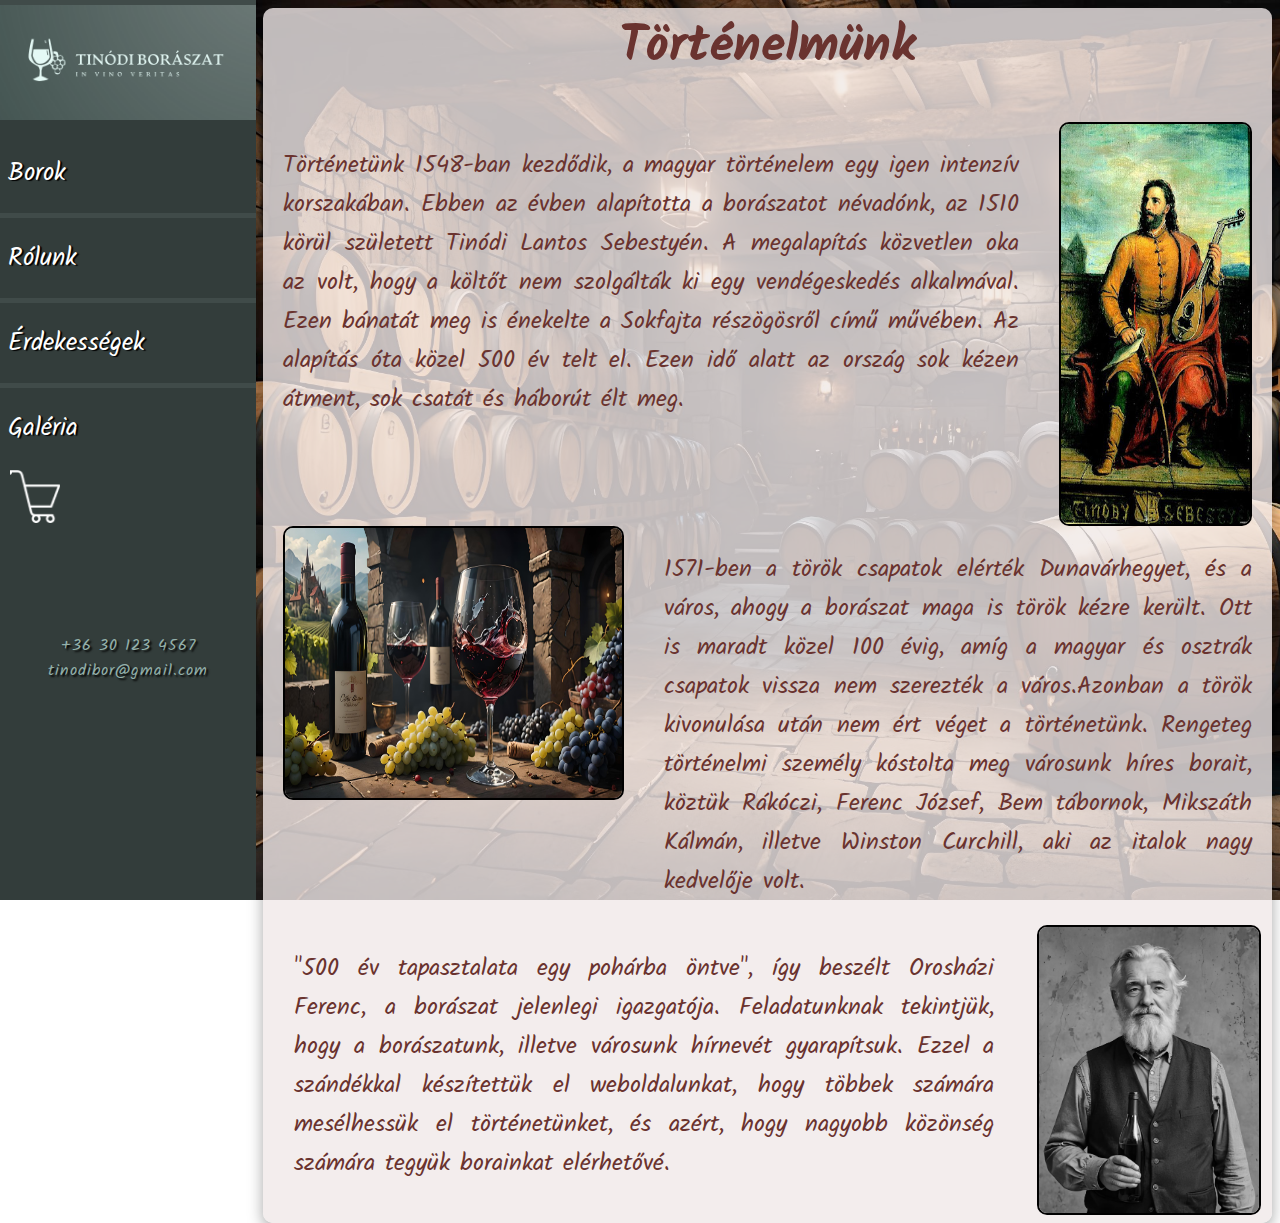
<file: HTML/rolunk.html>
<!DOCTYPE html>
<html lang="hu">
<head>
    <meta charset="UTF-8">
    <meta http-equiv="X-UA-Compatible" content="IE=edge">
    <meta name="viewport" content="width=device-width, initial-scale=1.0">
    <title>Rólunk</title>
    <link rel="stylesheet" href="Fo.css">
    <link rel="preconnect" href="https://fonts.googleapis.com">
    <link rel="preconnect" href="https://fonts.gstatic.com" crossorigin>
    <link href="https://fonts.googleapis.com/css2?family=Kalam:wght@300;400;700&display=swap" rel="stylesheet">
    <style>
      .kepborder{
        border: black 2px solid;
      }
        #kosaracska{
      width: 50px;
      padding: 0px;
      border: none;
      padding-left: 10px;
    }
    #kosarkep:hover{
      background-color: #333D3B;
      transform: none;
      box-shadow: none;
    }
    #nyilacska{
      border: none;
      float: right;
      margin: 0 0 0 0;
      padding: 0;
      margin-right: 10px;
    }
    #nyil:hover{
      transform: none;
      box-shadow: none;
    }
    #kosaracska:hover{
      background-color: rgba(51, 61, 59, 1);
      transform: none;
      box-shadow: none;
    }
    #nyil{
      background-color: rgba(51, 61, 59, 0);
    }
    #nyilacska{
      background-color: rgba(51, 61, 59, 0);
    }
        .content{text-align: center;
        font-family: kalam;
        color:rgb(106, 51, 47);
        height: 1200px;
        animation-name: homaly;
        animation-duration: 0.5s;
        animation-fill-mode: forwards;
        padding-bottom: 15px;}
        .kontener{height: 820px;}
       .szovegek{text-align: justify;

                font-size: x-large;
                display: block;}
        #tinodi{width: 200px;
            height: 400px;
            margin-left: 20px;
            margin-right: 20px;
                border-radius: 10px;}
        .sor{display: flex;
        flex-direction: row;
        justify-content: space-around;
        animation-name: oldal;
        animation-duration: 1s;
        animation-fill-mode: forwards;}
        #boroskep{width: 400px;
        height: 270px;
        margin-right: 20px;
        margin-left: 20px;
    border-radius: 10px;}
    p{margin-left: 20px;
        margin-right: 20px;}
    #allobacsi{width: 220px; 
        border-radius: 10px;
    filter: grayscale(100%);
    animation-name: fekete;
    animation-duration: 1s;
    animation-fill-mode: forwards;
    }
h1{
    margin-top: 0px;
}
    #elsoszov{width: 780px;}
    #masodszov{width: 700px;}
    #harszov{width: 700px;}
    #allobacsi:hover{    
        animation-name: szines;
    animation-duration: 1s;
    animation-fill-mode: forwards;}
    @keyframes szines{
        0%{filter: grayscale(100%);}
        100%{filter: grayscale(0%);}

    }
    @keyframes fekete{
        0%{filter: grayscale(0%);}
        100%{filter: grayscale(100%);}
        

    }
    @keyframes homaly{
        0%{opacity: 0%;}
        100%{opacity: 100%;}

    }
    @keyframes oldal{
        0%{margin-top:30px ;}
        100%{margin-top:0px ;}
    }
    @media only screen and (max-width:1250px)
        {
            .sor{flex-direction: column;
                align-items: center;}
                .content{height: fit-content;}
            .szoveg{font-size:large;}
            #revers{flex-direction: column-reverse;}
            #elsoszov{width: 600px;}
            #masodszov{width: 600px;}
            #harszov{width: 600px;}
        }
        @media only screen and (max-width:800px)
        {
            #elsoszov{width: 500px;}
            #masodszov{width: 500px;}
            #harszov{width: 500px;}
            .content{height: fit-content;}

        }
        @media only screen and (max-width:670px)
        {
            #elsoszov{width: 300px;}
            #masodszov{width: 300px;}
            #harszov{width: 300px;}
            #boroskep{width: 300px;
                    height: 200px;}
            
        }
        
    </style>
</head>
    <body>

        <div class="menu">
            <a href="../index.html" id="logokep"><img src="../kepek/logo.PNG" href="../index.html"></a>
            <button id="nyilacska" onclick="Menu()"><img src="../kepek/Arrow 3.png" alt="" id="nyil"></button>
          <div id="linkek">
            <a href="borok.html" id="elso">Borok</a>
            <a href="rolunk.html">Rólunk</a>
            <a href="erdekessegek.html">Érdekességek</a>
            <a href="galeria.html">Galéria</a>
          </div>
        <img src="../kepek/kosarikon.png" alt="" id="kosaracska">
        <footer>
              +36 30 123 4567<br>
              tinodibor@gmail.com 
              
            </footer>
          </div>
          
          <div class="kontener">
            <div class="content">
                <h1 style="font-size:50px;">Történelmünk</h1>
                <div class="sor">
                    <p class="szovegek" id="elsoszov">Történetünk 1548-ban kezdődik, a magyar történelem egy igen intenzív korszakában. Ebben az évben alapította a borászatot névadónk, az 1510 körül született Tinódi Lantos Sebestyén. A megalapítás közvetlen oka az volt, hogy a költőt nem szolgálták ki egy vendégeskedés alkalmával. Ezen bánatát meg is énekelte a Sokfajta részögösről című művében. Az alapítás óta közel 500 év telt el. Ezen idő alatt az ország sok kézen átment, sok csatát és háborút élt meg.</p>
                    <img src="../kepek/tinodiFestmeny.jpg" alt="" id="tinodi" class="kepborder">
                </div>
                
                <div class="sor" id="revers">
                    <img src="../kepek/Bor_KastelyHatterrel.jpg" alt="" id="boroskep" class="kepborder">
                    <p class="szovegek" id="masodszov">1571-ben a török csapatok elérték Dunavárhegyet, és a város, ahogy a borászat maga is török kézre került. Ott is maradt közel 100 évig, amíg a magyar és osztrák csapatok vissza nem szerezték a város.Azonban a török kivonulása után nem ért véget a történetünk. Rengeteg történelmi személy kóstolta meg városunk híres borait, köztük Rákóczi, Ferenc József, Bem tábornok, Mikszáth Kálmán, illetve Winston Curchill, aki az italok nagy kedvelője volt.</p>
                </div>
                <div class="sor">
                    <p class="szovegek" id="harszov">"500 év tapasztalata egy pohárba öntve", így beszélt Orosházi Ferenc, a borászat jelenlegi igazgatója. Feladatunknak tekintjük, hogy a borászatunk, illetve városunk hírnevét gyarapítsuk. Ezzel a szándékkal készítettük el weboldalunkat, hogy többek számára mesélhessük el történetünket, és azért, hogy nagyobb közönség számára tegyük borainkat elérhetővé.</p>
                    <img src="../kepek/BacsiAll.jpg" alt="" id="allobacsi" class="kepborder">
                </div>

            </div>
          </div>
      <script>
        function Menu() {
          let x = document.getElementById("linkek");
          let y = document.getElementById("nyil")
          if (x.style.display === "block") {
            x.style.display = "none";
            y.style.transform = 'rotate(' + -360 + 'deg)'
        } else {
            x.style.display = "block";
            y.style.transform = 'rotate(' + -180 + 'deg)'
          }
        }
      </script>
    </body>
</html>
</file>
<file: HTML/Fo.css>
.menu {
      height: 100%; 
      width: 20%; 
      position: fixed; 
      z-index: 1; 
      top: 0; 
      left: 0;
      background-color: #333D3B; 
      overflow-x: hidden; 
    }   
    .menu a {
      padding: 20px 0px 20px 8px;
      text-decoration: none;
      font-size: 25px;
      color: #ffffff;
      border-top: 5px #404B49 solid;
      display: block;
      text-shadow: 2px 1px 1px black;
      transition: 0.3s;
    }
    #kosardiv{
    display: none;
    position: absolute;
    top: 0;
    right: 0;
    background-color: rgba(0, 0, 0, 0.75);
    color: white;
    padding: 5px;
    border-radius: 5px;
    font-size: 12px;
    z-index: 10;
    }
    #kosaracska:hover #kosardiv{
      display: block;
    }
    #uccso{
        border-bottom: 5px solid #404B49;
    }
    
    
    .menu a:hover {
      color: rgb(51, 61, 59);
      background-color: #E2D8C8;
      text-shadow: 2px 1px 1px white;
    }
    
    
    .kontener {
      margin-left: 24%;
      
      height: 1000px
    }
    img{
        width: 100%;
        top: 0;
        overflow: hidden;
        transition: 0.3s ease-out;
    }
    body{
      font-family: "Kalam";
        scroll-behavior: smooth;
        background-image: url(../kepek/hatterKep2.jpg);
        background-size: cover;
        background-attachment: fixed;
    }
    #elso{
        border-top: 0px;
    }
    .content{
        background-color: rgba(240, 233, 233,0.8);
        margin-left: -5%;
        height: fit-content;
        min-height: 1000px;
        box-shadow: rgba(0, 0, 0, 0.35) 0px 5px 15px;
        border-radius: 10px;
    }
    #logokep{
      padding: 0px;
    }
    #logokep:hover{
      background-color: #333D3B;
    }
    footer{
      letter-spacing: 1px;
      margin-top: 40%;
      text-shadow: 2px 2px 2px black;
      text-align: center;
      color: #94b1ab;
    }
    #slidekep{
      width: 100%;
      border-top-right-radius: 10px;
      border-top-left-radius: 10px;
    }
    #slidekep:hover{
      transform: none;
      box-shadow: none;
    }

    img:hover{
      box-shadow: 0px 0px 10px black;
      transform:  scale(1.05)
    }
    .szoveg{
      background-color: rgba(51, 61, 59,0.8);
    }
    .centerrr{
      text-align: center;
      margin: 0 auto;
    }
    #nyilacska{
      display: none;
    }
    #linkek{
      display: block;
    }
    @media only screen and (max-width: 850px) { 
      #linkek{
        display: none;
      }
      #nyilacska{
        display: block;
      }
      #nyil{
        display: block;
      }
      footer{
        margin-top: 10px;
      }
      .menu{
        width: 100%;
        z-index: auto;
        top: auto;
        left: auto;
        position: relative;
      }
      .kontener{
        width: 100%;
        margin: 0;
      }
      .content{
        width: 100%;
        margin: 0;
      }
    }
</file>
